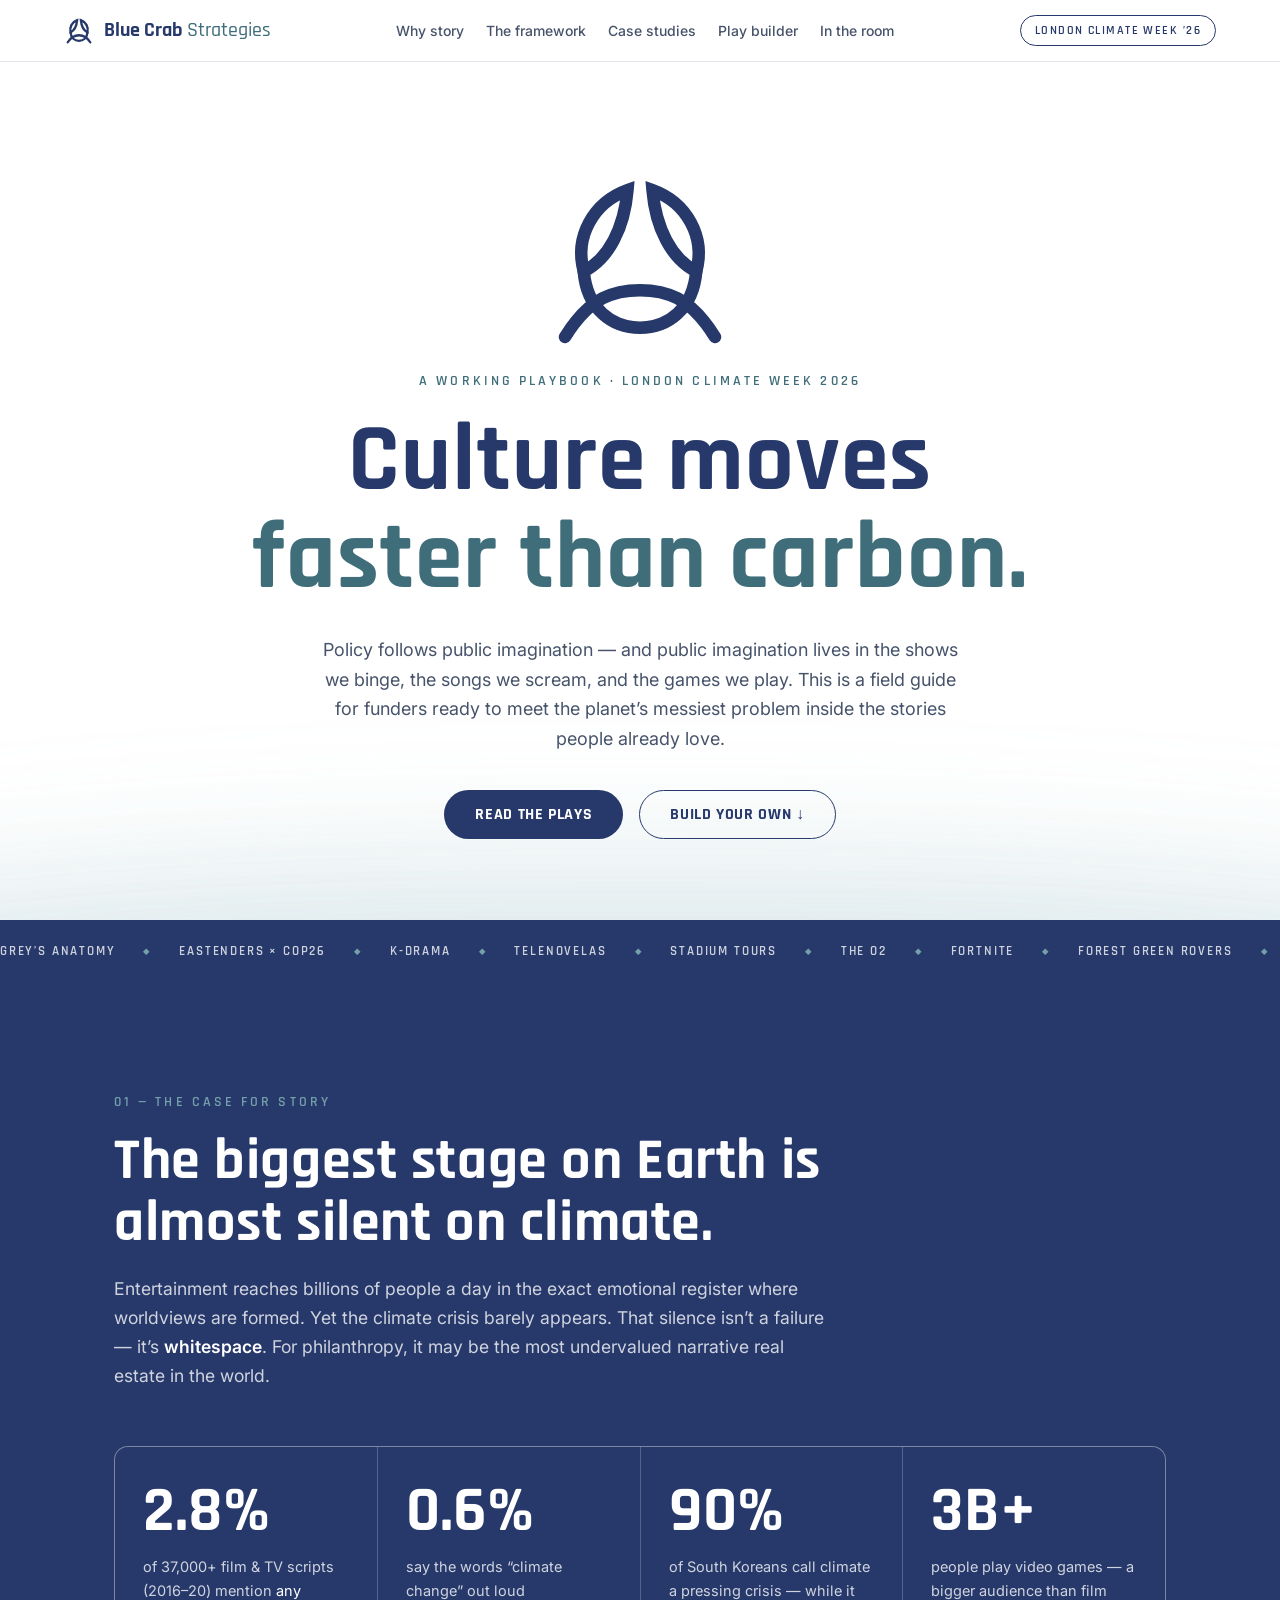
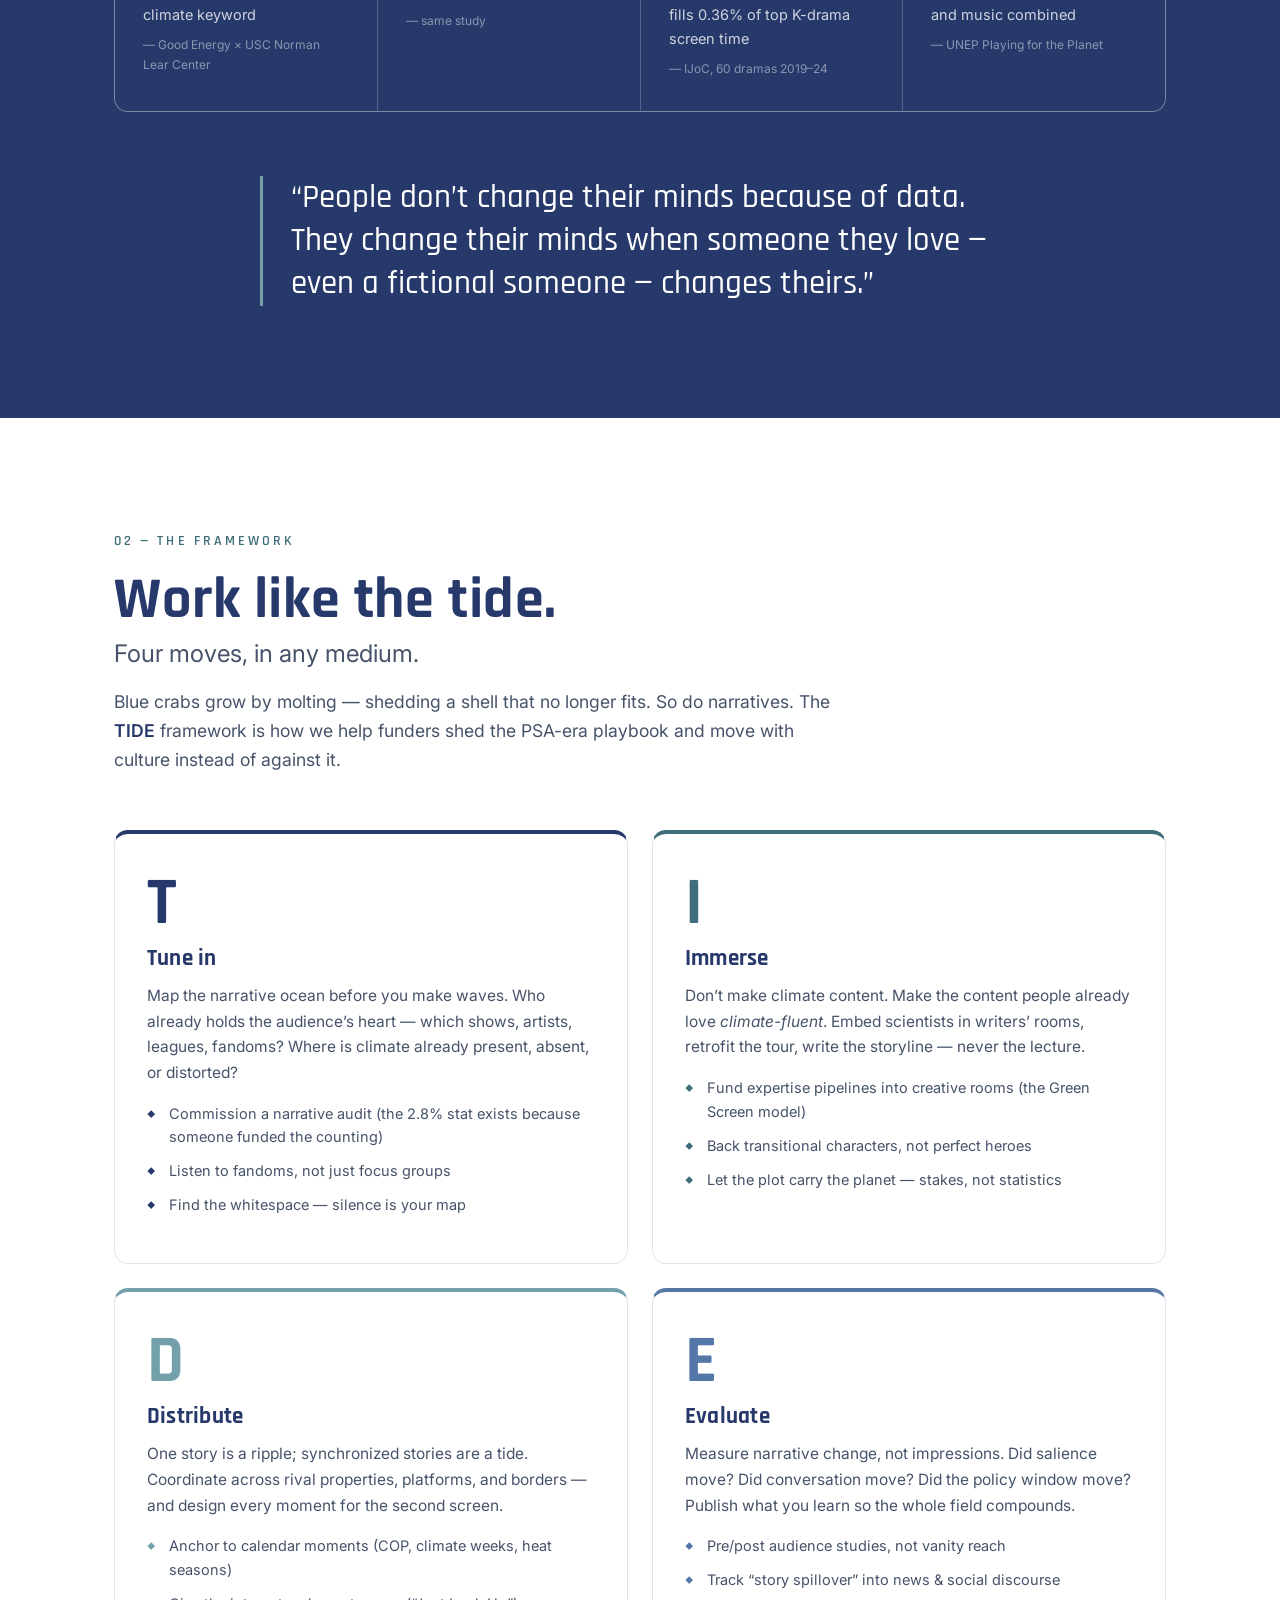
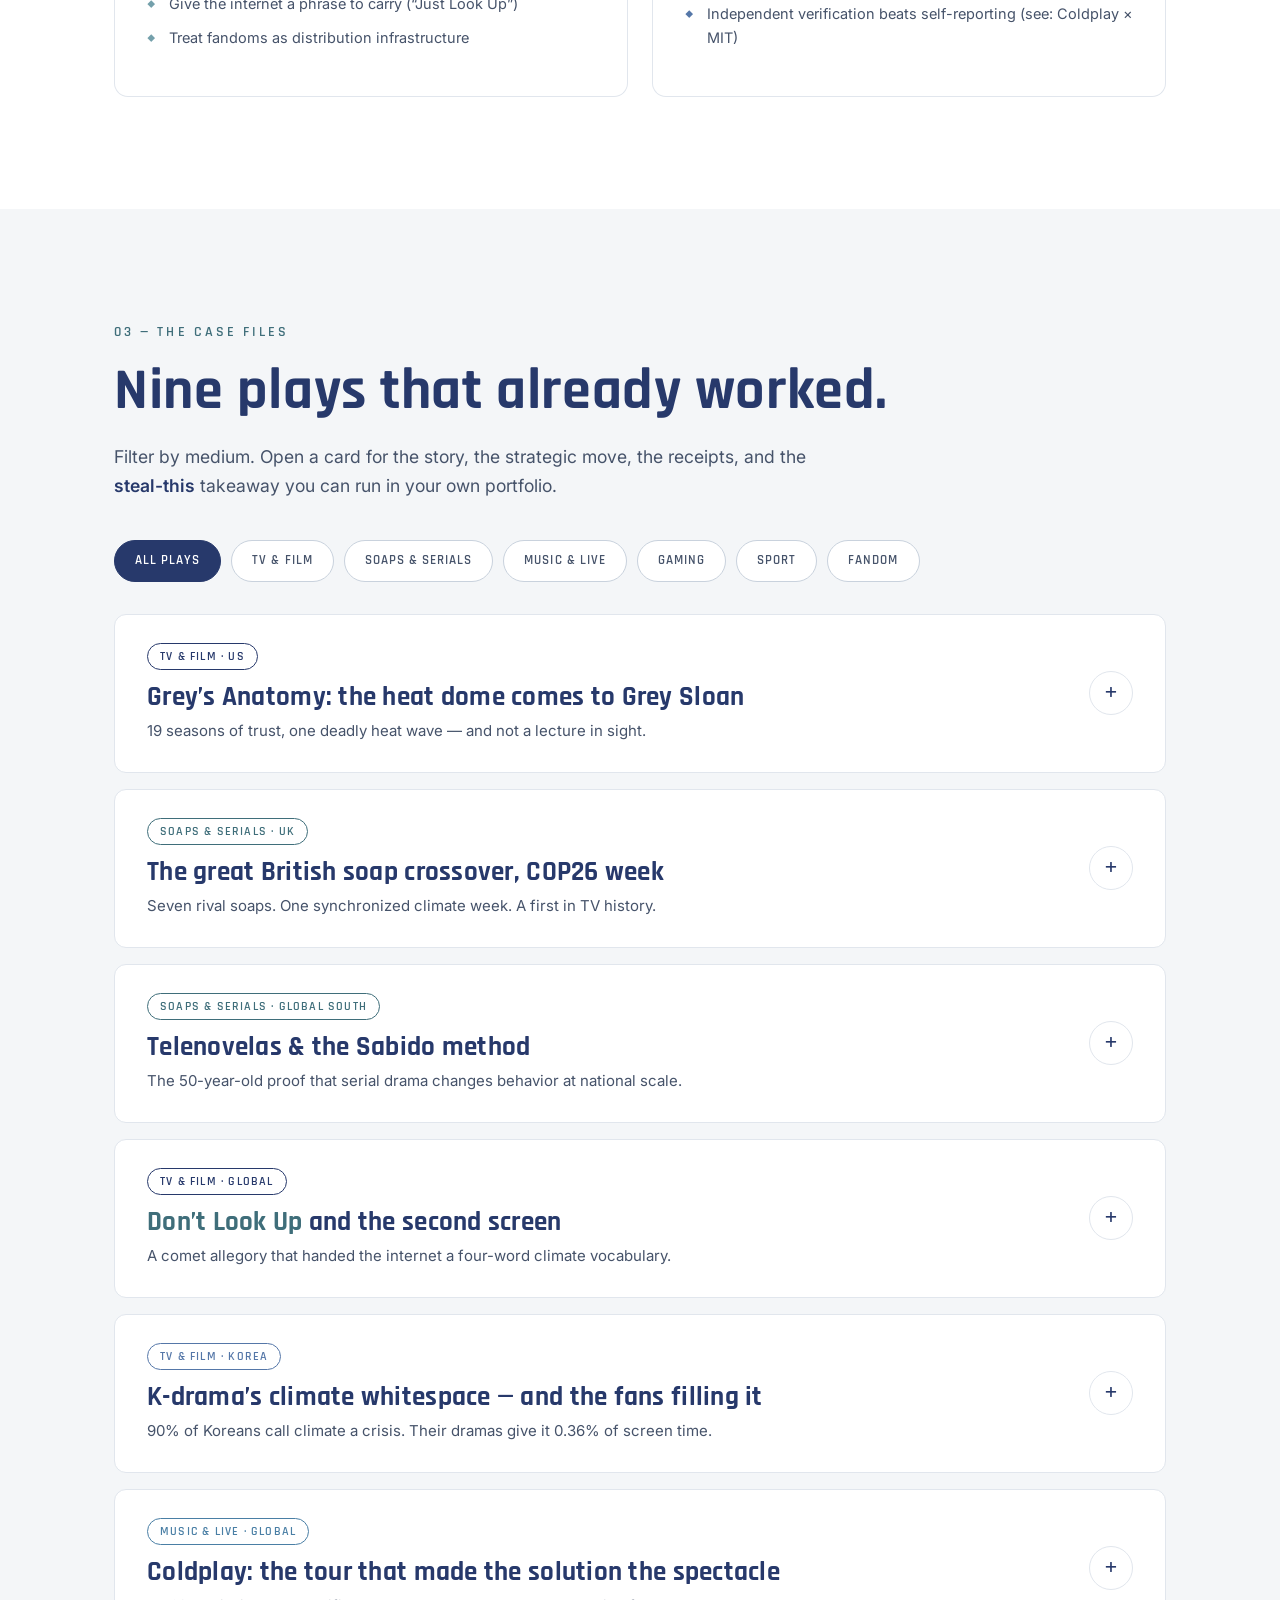
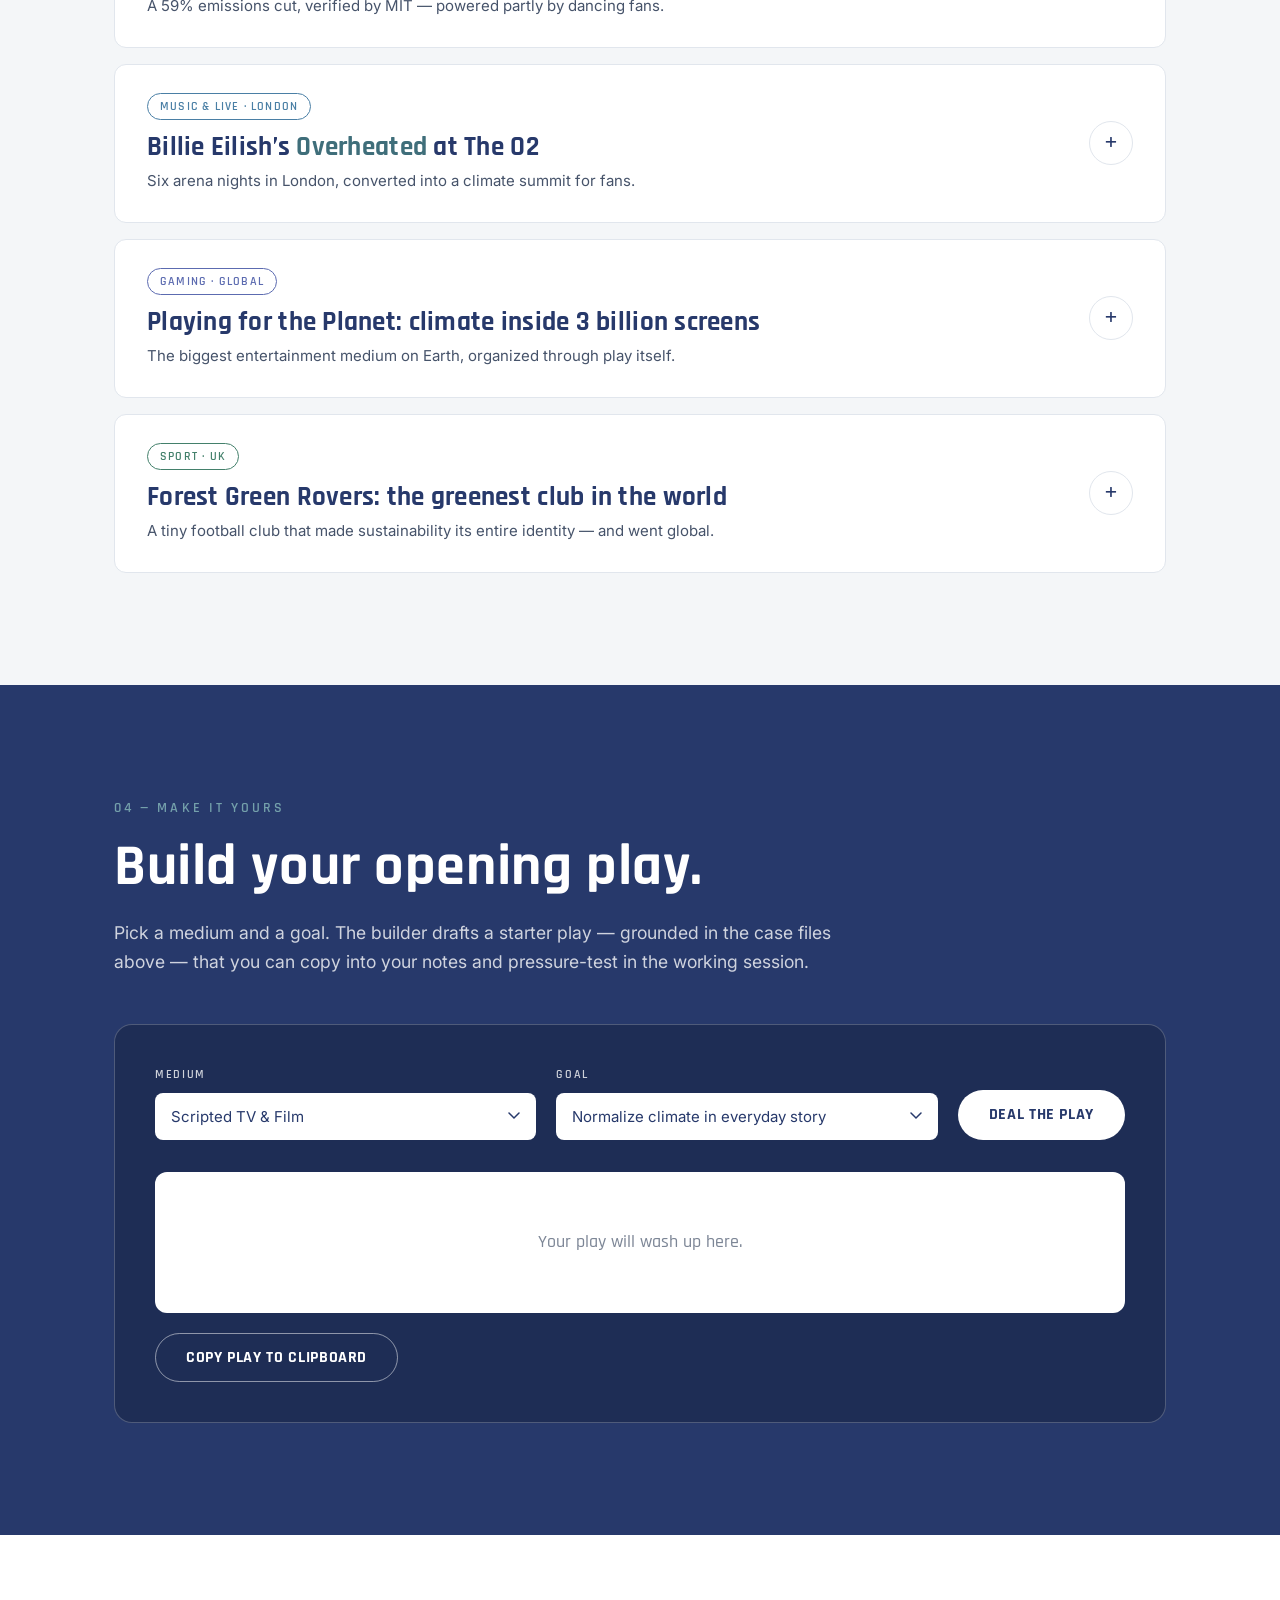
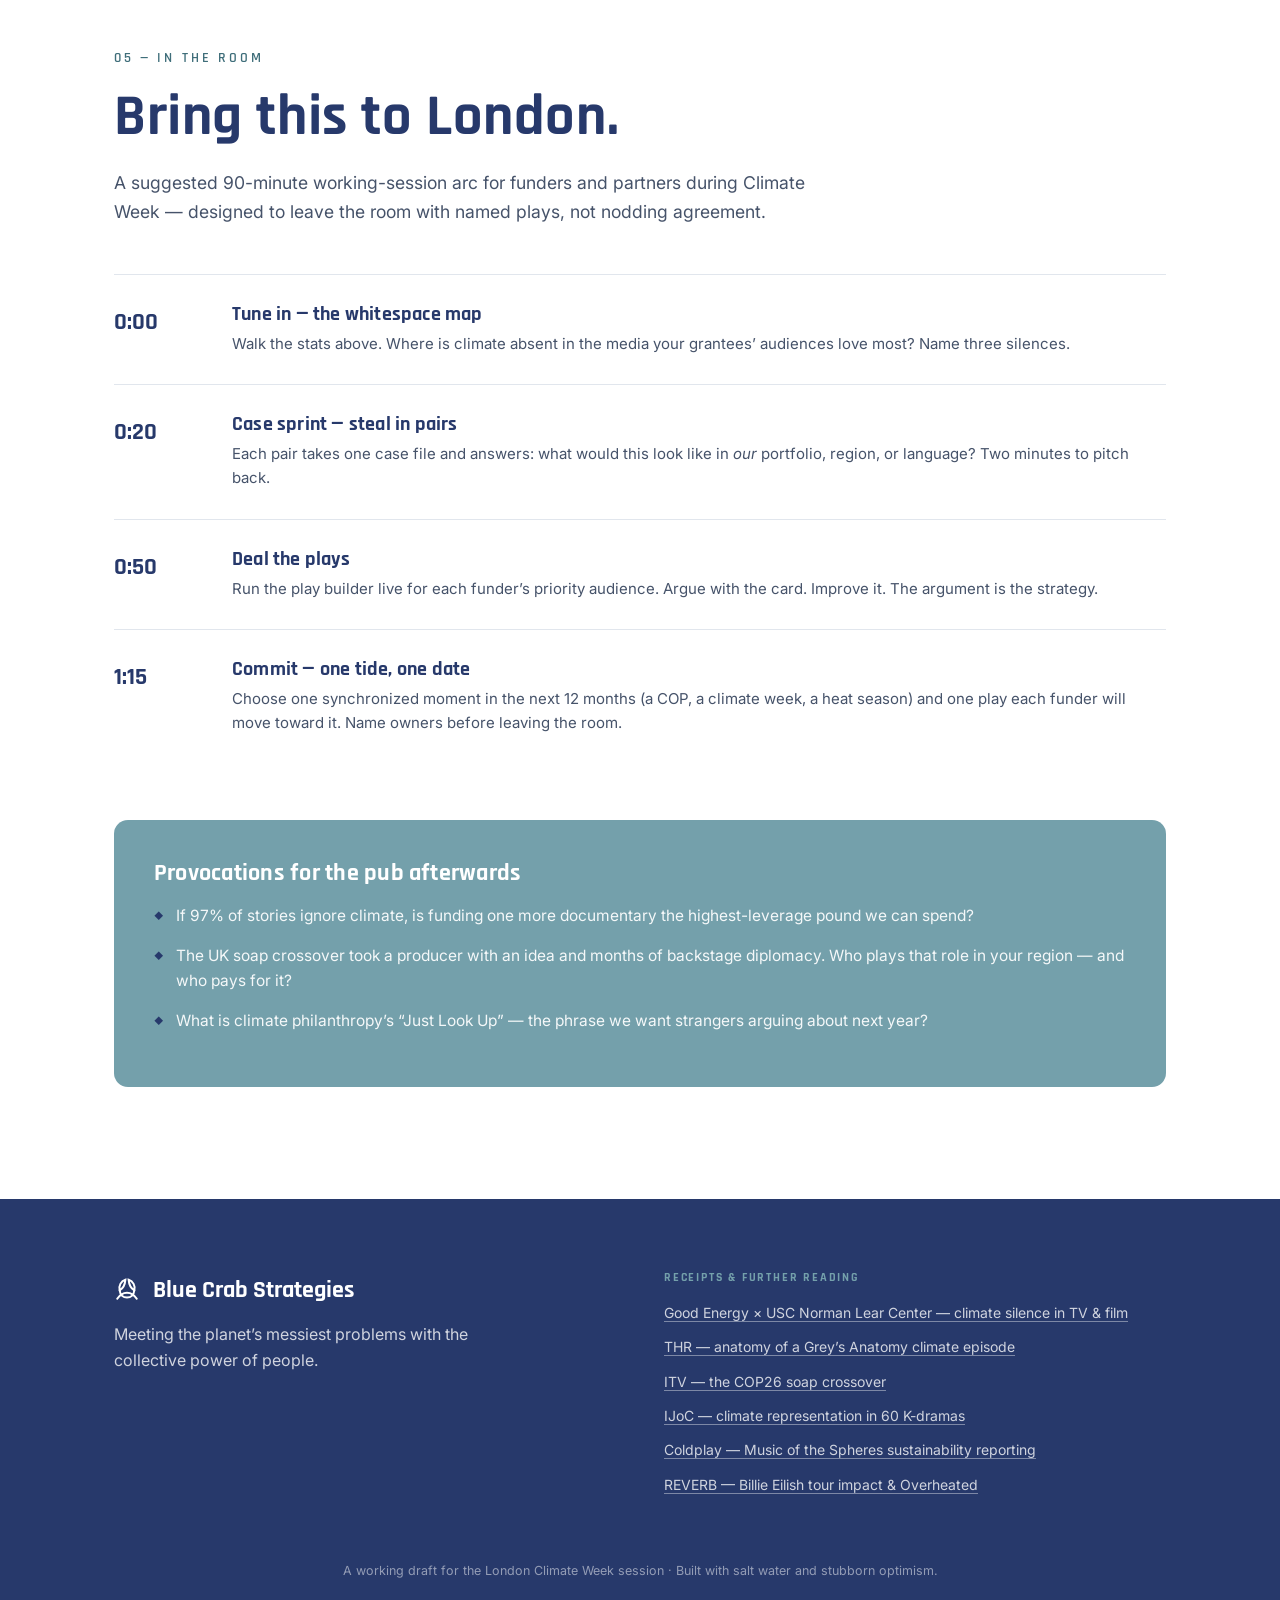
<file: index.html>
<!DOCTYPE html>
<html lang="en">
<head>
<meta charset="UTF-8" />
<meta name="viewport" content="width=device-width, initial-scale=1.0" />
<title>The Tide Playbook — Climate Narratives Through Media &amp; Culture | Blue Crab Strategies</title>
<meta name="description" content="A working playbook for foundations and philanthropies shaping climate narratives through the media people already love. Built by Blue Crab Strategies for London Climate Week." />
<link rel="preconnect" href="https://fonts.googleapis.com" />
<link rel="preconnect" href="https://fonts.gstatic.com" crossorigin />
<link href="https://fonts.googleapis.com/css2?family=Rajdhani:wght@500;600;700&family=Inter:ital,wght@0,400;0,500;0,600;0,700;1,400&display=swap" rel="stylesheet" />
<link rel="stylesheet" href="css/styles.css" />
<link rel="icon" href="data:image/svg+xml,%3Csvg xmlns='http://www.w3.org/2000/svg' viewBox='0 0 64 64' fill='none' stroke='%2327396B' stroke-width='5' stroke-linecap='round'%3E%3Cpath d='M28 9C17 13 11 24 14 35C22 31 27 21 28 9Z'/%3E%3Cpath d='M36 9C47 13 53 24 50 35C42 31 37 21 36 9Z'/%3E%3Cpath d='M14 35C15 47 23 53 32 53C41 53 49 47 50 35'/%3E%3Cpath d='M8 56C16 43 24 41 32 41C40 41 48 43 56 56'/%3E%3C/svg%3E" />
</head>
<body>

<!-- ============ NAV ============ -->
<header class="nav" id="top">
  <div class="nav-inner">
    <a class="brand" href="#top">
      <span class="brand-mark" aria-hidden="true"><svg viewBox="0 0 64 64" fill="none" stroke="currentColor" stroke-width="5" stroke-linecap="round"><path d="M28 9C17 13 11 24 14 35C22 31 27 21 28 9Z"/><path d="M36 9C47 13 53 24 50 35C42 31 37 21 36 9Z"/><path d="M14 35C15 47 23 53 32 53C41 53 49 47 50 35"/><path d="M8 56C16 43 24 41 32 41C40 41 48 43 56 56"/></svg></span>
      <span class="brand-name">Blue Crab <em>Strategies</em></span>
    </a>
    <nav class="nav-links" aria-label="Primary">
      <a href="#why">Why story</a>
      <a href="#tide">The framework</a>
      <a href="#cases">Case studies</a>
      <a href="#builder">Play builder</a>
      <a href="#session">In the room</a>
    </nav>
    <span class="nav-badge">London Climate Week ’26</span>
  </div>
</header>

<!-- ============ HERO ============ -->
<section class="hero">
  <div class="hero-waves" aria-hidden="true">
    <div class="wave wave-1"></div>
    <div class="wave wave-2"></div>
    <div class="wave wave-3"></div>
  </div>
  <div class="hero-inner">
    <div class="hero-mark reveal" aria-hidden="true"><svg viewBox="0 0 64 64" fill="none" stroke="currentColor" stroke-width="4" stroke-linecap="round"><path d="M28 9C17 13 11 24 14 35C22 31 27 21 28 9Z"/><path d="M36 9C47 13 53 24 50 35C42 31 37 21 36 9Z"/><path d="M14 35C15 47 23 53 32 53C41 53 49 47 50 35"/><path d="M8 56C16 43 24 41 32 41C40 41 48 43 56 56"/></svg></div>
    <p class="kicker reveal">A working playbook · London Climate Week 2026</p>
    <h1 class="reveal">Culture moves<br /><em>faster than carbon.</em></h1>
    <p class="hero-sub reveal">
      Policy follows public imagination — and public imagination lives in the shows we binge,
      the songs we scream, and the games we play. This is a field guide for funders ready to
      meet the planet&rsquo;s messiest problem inside the stories people already love.
    </p>
    <div class="hero-cta reveal">
      <a class="btn btn-coral" href="#cases">Read the plays</a>
      <a class="btn btn-ghost" href="#builder">Build your own ↓</a>
    </div>
  </div>
  <div class="marquee" aria-hidden="true">
    <div class="marquee-track">
      <span>Grey&rsquo;s Anatomy</span><span>◆</span><span>EastEnders × COP26</span><span>◆</span><span>K-drama</span><span>◆</span><span>Telenovelas</span><span>◆</span><span>Stadium tours</span><span>◆</span><span>The O2</span><span>◆</span><span>Fortnite</span><span>◆</span><span>Forest Green Rovers</span><span>◆</span><span>Fandom</span><span>◆</span>
      <span>Grey&rsquo;s Anatomy</span><span>◆</span><span>EastEnders × COP26</span><span>◆</span><span>K-drama</span><span>◆</span><span>Telenovelas</span><span>◆</span><span>Stadium tours</span><span>◆</span><span>The O2</span><span>◆</span><span>Fortnite</span><span>◆</span><span>Forest Green Rovers</span><span>◆</span><span>Fandom</span><span>◆</span>
    </div>
  </div>
</section>

<!-- ============ WHY ============ -->
<section class="why" id="why">
  <div class="container">
    <p class="section-kicker reveal">01 — The case for story</p>
    <h2 class="reveal">The biggest stage on Earth is<br />almost silent on climate.</h2>
    <p class="section-lede reveal">
      Entertainment reaches billions of people a day in the exact emotional register where
      worldviews are formed. Yet the climate crisis barely appears. That silence isn&rsquo;t a
      failure — it&rsquo;s <strong>whitespace</strong>. For philanthropy, it may be the most
      undervalued narrative real estate in the world.
    </p>
    <div class="stat-grid">
      <div class="stat reveal">
        <span class="stat-num" data-count="2.8" data-suffix="%">0%</span>
        <p>of 37,000+ film &amp; TV scripts (2016–20) mention <em>any</em> climate keyword <span class="src">— Good Energy × USC Norman Lear Center</span></p>
      </div>
      <div class="stat reveal">
        <span class="stat-num" data-count="0.6" data-suffix="%">0%</span>
        <p>say the words &ldquo;climate change&rdquo; out loud <span class="src">— same study</span></p>
      </div>
      <div class="stat reveal">
        <span class="stat-num" data-count="90" data-suffix="%">0%</span>
        <p>of South Koreans call climate a pressing crisis — while it fills 0.36% of top K-drama screen time <span class="src">— IJoC, 60 dramas 2019–24</span></p>
      </div>
      <div class="stat reveal">
        <span class="stat-num" data-count="3" data-suffix="B+">0</span>
        <p>people play video games — a bigger audience than film and music combined <span class="src">— UNEP Playing for the Planet</span></p>
      </div>
    </div>
    <blockquote class="pull reveal">
      &ldquo;People don&rsquo;t change their minds because of data.
      They change their minds when someone they love — even a fictional someone — changes theirs.&rdquo;
    </blockquote>
  </div>
</section>

<!-- ============ FRAMEWORK ============ -->
<section class="tide" id="tide">
  <div class="container">
    <p class="section-kicker reveal">02 — The framework</p>
    <h2 class="reveal">Work like the tide.<span class="tide-sub">Four moves, in any medium.</span></h2>
    <p class="section-lede reveal">
      Blue crabs grow by molting — shedding a shell that no longer fits. So do narratives.
      The <strong>TIDE</strong> framework is how we help funders shed the PSA-era playbook
      and move with culture instead of against it.
    </p>
    <div class="tide-grid">
      <article class="tide-card reveal" style="--accent:#27396B">
        <span class="tide-letter">T</span>
        <h3>Tune in</h3>
        <p>Map the narrative ocean before you make waves. Who already holds the audience&rsquo;s heart — which shows, artists, leagues, fandoms? Where is climate already present, absent, or distorted?</p>
        <ul>
          <li>Commission a narrative audit (the 2.8% stat exists because someone funded the counting)</li>
          <li>Listen to fandoms, not just focus groups</li>
          <li>Find the whitespace — silence is your map</li>
        </ul>
      </article>
      <article class="tide-card reveal" style="--accent:#3F6E7A">
        <span class="tide-letter">I</span>
        <h3>Immerse</h3>
        <p>Don&rsquo;t make climate content. Make the content people already love <em>climate-fluent</em>. Embed scientists in writers&rsquo; rooms, retrofit the tour, write the storyline — never the lecture.</p>
        <ul>
          <li>Fund expertise pipelines into creative rooms (the Green Screen model)</li>
          <li>Back transitional characters, not perfect heroes</li>
          <li>Let the plot carry the planet — stakes, not statistics</li>
        </ul>
      </article>
      <article class="tide-card reveal" style="--accent:#74A0AB">
        <span class="tide-letter">D</span>
        <h3>Distribute</h3>
        <p>One story is a ripple; synchronized stories are a tide. Coordinate across rival properties, platforms, and borders — and design every moment for the second screen.</p>
        <ul>
          <li>Anchor to calendar moments (COP, climate weeks, heat seasons)</li>
          <li>Give the internet a phrase to carry (&ldquo;Just Look Up&rdquo;)</li>
          <li>Treat fandoms as distribution infrastructure</li>
        </ul>
      </article>
      <article class="tide-card reveal" style="--accent:#5577A8">
        <span class="tide-letter">E</span>
        <h3>Evaluate</h3>
        <p>Measure narrative change, not impressions. Did salience move? Did conversation move? Did the policy window move? Publish what you learn so the whole field compounds.</p>
        <ul>
          <li>Pre/post audience studies, not vanity reach</li>
          <li>Track &ldquo;story spillover&rdquo; into news &amp; social discourse</li>
          <li>Independent verification beats self-reporting (see: Coldplay × MIT)</li>
        </ul>
      </article>
    </div>
  </div>
</section>

<!-- ============ CASE STUDIES ============ -->
<section class="cases" id="cases">
  <div class="container">
    <p class="section-kicker reveal">03 — The case files</p>
    <h2 class="reveal">Nine plays that already worked.</h2>
    <p class="section-lede reveal">
      Filter by medium. Open a card for the story, the strategic move, the receipts,
      and the <strong>steal-this</strong> takeaway you can run in your own portfolio.
    </p>
    <div class="filters reveal" role="toolbar" aria-label="Filter case studies">
      <button class="chip is-active" data-filter="all">All plays</button>
      <button class="chip" data-filter="tv">TV &amp; Film</button>
      <button class="chip" data-filter="serial">Soaps &amp; Serials</button>
      <button class="chip" data-filter="music">Music &amp; Live</button>
      <button class="chip" data-filter="gaming">Gaming</button>
      <button class="chip" data-filter="sport">Sport</button>
      <button class="chip" data-filter="fandom">Fandom</button>
    </div>

    <div class="case-grid">

      <details class="case reveal" data-cat="tv">
        <summary>
          <span class="case-tag" style="--tag:#27396B">TV &amp; Film · US</span>
          <h3>Grey&rsquo;s Anatomy: the heat dome comes to Grey Sloan</h3>
          <p class="case-hook">19 seasons of trust, one deadly heat wave — and not a lecture in sight.</p>
          <span class="case-toggle" aria-hidden="true">+</span>
        </summary>
        <div class="case-body">
          <h4>The story</h4>
          <p>For its Season 21 midseason finale, TV&rsquo;s longest-running primetime medical drama hit Seattle with a deadly heat dome modeled on the real 2021 Pacific Northwest event. Climate arrived not as an &ldquo;issue episode&rdquo; but as triage: overheating patients, strained infrastructure, doctors improvising.</p>
          <h4>The move</h4>
          <p><strong>Embed expertise, not messaging.</strong> Green Screen (co-founded by the CAA Foundation) connected the writers&rsquo; room with climate-health experts so the science was load-bearing, never bolted on. The showrunner has said hospitals are so affected by climate that the show will &ldquo;always continue to revisit&rdquo; it.</p>
          <h4>The receipts</h4>
          <p>Major press coverage, strong audience response, and a recurring climate thread inside one of the most-watched dramas on Earth — institutionalized, not one-off.</p>
          <div class="steal"><span>Steal this</span> Fund the connective tissue — expert-to-writers&rsquo;-room pipelines — rather than commissioning &ldquo;climate shows.&rdquo; Trust travels through characters audiences already love.</div>
        </div>
      </details>

      <details class="case reveal" data-cat="serial">
        <summary>
          <span class="case-tag" style="--tag:#3F6E7A">Soaps &amp; Serials · UK</span>
          <h3>The great British soap crossover, COP26 week</h3>
          <p class="case-hook">Seven rival soaps. One synchronized climate week. A first in TV history.</p>
          <span class="case-toggle" aria-hidden="true">+</span>
        </summary>
        <div class="case-body">
          <h4>The story</h4>
          <p>The week COP26 opened in Glasgow (Nov 2021), <em>EastEnders, Coronation Street, Emmerdale, Hollyoaks, Casualty, Doctors</em> and <em>Holby City</em> all wove climate into their storylines — and crossed characters between rival shows for the first time ever. A Hollyoaks figure turned up in Walford; a <em>Doctors</em> character appeared on the Corrie cobbles.</p>
          <h4>The move</h4>
          <p><strong>Synchronize the tide.</strong> Months of quiet coordination between competing editorial teams (sparked by Emmerdale&rsquo;s executive producer, Jane Hudson) turned seven separate ripples into a single national moment, anchored to a policy event.</p>
          <h4>The receipts</h4>
          <p>Climate reached tens of millions of British living rooms in a single week, in the country&rsquo;s most trusted everyday-story format — timed exactly to the global policy spotlight.</p>
          <div class="steal"><span>Steal this</span> Philanthropy is the natural neutral convener of rivals. Fund the backstage coordination no single broadcaster can lead — and anchor it to a calendar moment like this very climate week.</div>
        </div>
      </details>

      <details class="case reveal" data-cat="serial">
        <summary>
          <span class="case-tag" style="--tag:#3F6E7A">Soaps &amp; Serials · Global South</span>
          <h3>Telenovelas &amp; the Sabido method</h3>
          <p class="case-hook">The 50-year-old proof that serial drama changes behavior at national scale.</p>
          <span class="case-toggle" aria-hidden="true">+</span>
        </summary>
        <div class="case-body">
          <h4>The story</h4>
          <p>In 1970s Mexico, producer Miguel Sabido engineered telenovelas around &ldquo;transitional characters&rdquo; — flawed people who wrestle their way toward change on screen. Audiences didn&rsquo;t just watch; they followed. The method drove measurable national shifts in behavior and has since been adapted by organizations like Population Media Center across dozens of countries for health and environmental serials on TV and radio.</p>
          <h4>The move</h4>
          <p><strong>Long-arc transformation beats the PSA.</strong> Audiences reject perfect heroes and tune out lectures. They lean in when a character they recognize — stubborn, conflicted, theirs — slowly changes.</p>
          <h4>The receipts</h4>
          <p>Five decades of evaluated, replicated behavior change across continents — the most evidence-backed entertainment-for-impact methodology in existence.</p>
          <div class="steal"><span>Steal this</span> When designing any climate storyline, fund the <em>transitional character</em>: the skeptic-becoming-advocate, not the activist who arrived finished. And budget for evaluation from day one — Sabido did.</div>
        </div>
      </details>

      <details class="case reveal" data-cat="tv fandom">
        <summary>
          <span class="case-tag" style="--tag:#27396B">TV &amp; Film · Global</span>
          <h3><em>Don&rsquo;t Look Up</em> and the second screen</h3>
          <p class="case-hook">A comet allegory that handed the internet a four-word climate vocabulary.</p>
          <span class="case-toggle" aria-hidden="true">+</span>
        </summary>
        <div class="case-body">
          <h4>The story</h4>
          <p>Adam McKay&rsquo;s satire never says &ldquo;decarbonize.&rdquo; It made denial, distraction, and media absurdity the villain — and became one of Netflix&rsquo;s most-watched films ever, with climate scientists publicly saying it captured exactly how being unheard feels.</p>
          <h4>The move</h4>
          <p><strong>Design for the conversation, not just the screen.</strong> &ldquo;Just Look Up&rdquo; became instant activist shorthand — a meme, a protest sign, a hashtag. The film&rsquo;s real distribution channel was the argument it started.</p>
          <h4>The receipts</h4>
          <p>A record-scale global discourse moment: op-eds, scientist explainers, and weeks of social conversation that mainstream climate coverage rarely achieves.</p>
          <div class="steal"><span>Steal this</span> Every funded story needs a <em>portable phrase</em> — the line that survives the screen and lives in the feed. Budget for the discourse layer (creators, explainers, partner amplification) before launch, not after.</div>
        </div>
      </details>

      <details class="case reveal" data-cat="tv fandom">
        <summary>
          <span class="case-tag" style="--tag:#5577A8">TV &amp; Film · Korea</span>
          <h3>K-drama&rsquo;s climate whitespace — and the fans filling it</h3>
          <p class="case-hook">90% of Koreans call climate a crisis. Their dramas give it 0.36% of screen time.</p>
          <span class="case-toggle" aria-hidden="true">+</span>
        </summary>
        <div class="case-body">
          <h4>The story</h4>
          <p>A study of 60 globally popular K-dramas (2019–24) found climate content in just 4 of 1,135 viewing hours — mostly recycling scenes, usually resolved in a single episode (<em>Forecasting Love and Weather</em> is a rare exception). Meanwhile the fandom moved first: Kpop4Planet mobilized K-pop fans worldwide to push streaming platforms and brands on climate, and K-pop idols carried climate messages to COP26.</p>
          <h4>The move</h4>
          <p><strong>Measure the silence, then fund both sides of it.</strong> The gap between audience concern (≈90%) and on-screen presence (0.36%) is a quantified opportunity — and the fandom is already organized infrastructure waiting for partners.</p>
          <h4>The receipts</h4>
          <p>Kpop4Planet campaigns have won concrete commitments from major platforms and companies — fan power converted to corporate policy, with the Hallyu wave as the delivery vehicle.</p>
          <div class="steal"><span>Steal this</span> Don&rsquo;t wait for the studios. Fund the audit that makes the whitespace undeniable, then back fandom-led campaigns as a parallel narrative channel with global reach.</div>
        </div>
      </details>

      <details class="case reveal" data-cat="music">
        <summary>
          <span class="case-tag" style="--tag:#4A7FA5">Music &amp; Live · Global</span>
          <h3>Coldplay: the tour that made the solution the spectacle</h3>
          <p class="case-hook">A 59% emissions cut, verified by MIT — powered partly by dancing fans.</p>
          <span class="case-toggle" aria-hidden="true">+</span>
        </summary>
        <div class="case-body">
          <h4>The story</h4>
          <p>Coldplay pledged to cut the Music of the Spheres tour&rsquo;s direct emissions by 50% versus their previous tour — then beat it, hitting 59%, with the numbers verified by MIT&rsquo;s Environmental Solutions Initiative and no offsets counted. Kinetic dance floors and power bikes let the crowd literally generate the encore; every ticket plants a tree (7M+ planted).</p>
          <h4>The move</h4>
          <p><strong>Turn infrastructure into narrative.</strong> The audience isn&rsquo;t told about clean energy — they <em>are</em> the clean energy. The story is embodied, communal, and joyful, then independently verified so it survives scrutiny.</p>
          <h4>The receipts</h4>
          <p>The tour&rsquo;s published, third-party-checked emissions reporting reset expectations for the entire live-events industry and generated years of earned media.</p>
          <div class="steal"><span>Steal this</span> Fund the verification layer. Independent measurement is what turned a band&rsquo;s green tour into an industry-shifting proof point — and it&rsquo;s exactly the kind of unglamorous cost philanthropy is built to cover.</div>
        </div>
      </details>

      <details class="case reveal" data-cat="music">
        <summary>
          <span class="case-tag" style="--tag:#4A7FA5">Music &amp; Live · London</span>
          <h3>Billie Eilish&rsquo;s <em>Overheated</em> at The O2</h3>
          <p class="case-hook">Six arena nights in London, converted into a climate summit for fans.</p>
          <span class="case-toggle" aria-hidden="true">+</span>
        </summary>
        <div class="case-body">
          <h4>The story</h4>
          <p>In June 2022, during her six-night O2 residency, Billie Eilish — with REVERB, Support+Feed and the venue — staged <em>Overheated</em>: a multi-day climate event mixing activists, designers, and industry leaders, open to the public, with plant-based catering across the arena. The model has since traveled to Atlanta and Berlin.</p>
          <h4>The move</h4>
          <p><strong>Convert tour stops into civic moments.</strong> The artist acts as convener: tens of thousands of young fans arrive for the music and leave inside a climate community, in their own city.</p>
          <h4>The receipts</h4>
          <p>A replicable city-by-city format; Eilish&rsquo;s broader touring practice (renewables, plant-based, no private flights) earned TIME100 Climate recognition and keeps climate in her global fan conversation.</p>
          <div class="steal"><span>Steal this</span> Map the next 12 months of major tours through your priority cities and fund the civic wrapper — local activists on the bill, plant-based catering, voter/action booths. The audience is already coming.</div>
        </div>
      </details>

      <details class="case reveal" data-cat="gaming">
        <summary>
          <span class="case-tag" style="--tag:#5C6BB0">Gaming · Global</span>
          <h3>Playing for the Planet: climate inside 3 billion screens</h3>
          <p class="case-hook">The biggest entertainment medium on Earth, organized through play itself.</p>
          <span class="case-toggle" aria-hidden="true">+</span>
        </summary>
        <div class="case-body">
          <h4>The story</h4>
          <p>The UN-facilitated Playing for the Planet Alliance has enlisted major studios to put climate into gameplay — annual Green Game Jams have reached hundreds of millions of players with in-game forests, restoration mechanics, and real-world tree-planting tie-ins, across titles from mobile puzzles to global franchises.</p>
          <h4>The move</h4>
          <p><strong>Stakes in the mechanics, not the cutscene.</strong> Games persuade through agency: players protect what they build. A planted in-game forest a player tends beats any loading-screen message.</p>
          <h4>The receipts</h4>
          <p>Hundreds of millions of player activations per jam, studio decarbonization commitments, and a standing industry alliance — at audience scale film and TV cannot match.</p>
          <div class="steal"><span>Steal this</span> Gaming is the most underfunded narrative channel relative to its reach. Fund game-jam prizes, climate design toolkits for studios, and player-action bridges (in-game act → real-world act).</div>
        </div>
      </details>

      <details class="case reveal" data-cat="sport">
        <summary>
          <span class="case-tag" style="--tag:#43806B">Sport · UK</span>
          <h3>Forest Green Rovers: the greenest club in the world</h3>
          <p class="case-hook">A tiny football club that made sustainability its entire identity — and went global.</p>
          <span class="case-toggle" aria-hidden="true">+</span>
        </summary>
        <div class="case-body">
          <h4>The story</h4>
          <p>A small Gloucestershire club became the world&rsquo;s first UN-certified carbon-neutral football club: fully vegan matchday food, an organic pitch, renewable energy, kits made from recycled and plant-based materials. Punching absurdly above its league, it draws fans and media from every continent.</p>
          <h4>The move</h4>
          <p><strong>Total identity, not sponsorship.</strong> Sustainability isn&rsquo;t a partnership slide; it&rsquo;s the club&rsquo;s story, rivalry banter included. Sport&rsquo;s tribal loyalty becomes the carrier wave.</p>
          <h4>The receipts</h4>
          <p>Global press footprint wildly disproportionate to club size, a worldwide fan community recruited through values, and a template the sports industry now studies.</p>
          <div class="steal"><span>Steal this</span> In sport, fund the <em>first mover</em> in each league or country — one fully-committed club, team, or athlete reshapes what fans expect from all the others.</div>
        </div>
      </details>

    </div>
  </div>
</section>

<!-- ============ PLAY BUILDER ============ -->
<section class="builder" id="builder">
  <div class="container">
    <p class="section-kicker reveal">04 — Make it yours</p>
    <h2 class="reveal">Build your opening play.</h2>
    <p class="section-lede reveal">
      Pick a medium and a goal. The builder drafts a starter play — grounded in the case files above —
      that you can copy into your notes and pressure-test in the working session.
    </p>
    <div class="builder-panel reveal">
      <div class="builder-controls">
        <label>
          <span>Medium</span>
          <select id="sel-platform">
            <option value="scripted">Scripted TV &amp; Film</option>
            <option value="serial">Soaps &amp; Serial Drama</option>
            <option value="music">Music &amp; Live Events</option>
            <option value="gaming">Gaming &amp; Interactive</option>
            <option value="sport">Sport &amp; Fandom</option>
            <option value="creator">Creators &amp; Social</option>
          </select>
        </label>
        <label>
          <span>Goal</span>
          <select id="sel-goal">
            <option value="normalize">Normalize climate in everyday story</option>
            <option value="mobilize">Mobilize a specific audience</option>
            <option value="window">Shift a policy window</option>
            <option value="localize">Localize a global narrative</option>
          </select>
        </label>
        <button class="btn btn-coral" id="btn-generate">Deal the play</button>
      </div>
      <article class="play-card" id="play-card" aria-live="polite">
        <p class="play-empty">Your play will wash up here.</p>
      </article>
      <div class="play-actions">
        <button class="btn btn-ghost" id="btn-copy" hidden>Copy play to clipboard</button>
      </div>
    </div>
  </div>
</section>

<!-- ============ SESSION ============ -->
<section class="session" id="session">
  <div class="container">
    <p class="section-kicker reveal">05 — In the room</p>
    <h2 class="reveal">Bring this to London.</h2>
    <p class="section-lede reveal">
      A suggested 90-minute working-session arc for funders and partners during Climate Week —
      designed to leave the room with named plays, not nodding agreement.
    </p>
    <ol class="agenda">
      <li class="reveal"><span class="agenda-time">0:00</span><div><h3>Tune in — the whitespace map</h3><p>Walk the stats above. Where is climate absent in the media your grantees&rsquo; audiences love most? Name three silences.</p></div></li>
      <li class="reveal"><span class="agenda-time">0:20</span><div><h3>Case sprint — steal in pairs</h3><p>Each pair takes one case file and answers: what would this look like in <em>our</em> portfolio, region, or language? Two minutes to pitch back.</p></div></li>
      <li class="reveal"><span class="agenda-time">0:50</span><div><h3>Deal the plays</h3><p>Run the play builder live for each funder&rsquo;s priority audience. Argue with the card. Improve it. The argument is the strategy.</p></div></li>
      <li class="reveal"><span class="agenda-time">1:15</span><div><h3>Commit — one tide, one date</h3><p>Choose one synchronized moment in the next 12 months (a COP, a climate week, a heat season) and one play each funder will move toward it. Name owners before leaving the room.</p></div></li>
    </ol>
    <div class="prompts reveal">
      <h3>Provocations for the pub afterwards</h3>
      <ul>
        <li>If 97% of stories ignore climate, is funding one more documentary the highest-leverage pound we can spend?</li>
        <li>The UK soap crossover took a producer with an idea and months of backstage diplomacy. Who plays that role in your region — and who pays for it?</li>
        <li>What is climate philanthropy&rsquo;s &ldquo;Just Look Up&rdquo; — the phrase we want strangers arguing about next year?</li>
      </ul>
    </div>
  </div>
</section>

<!-- ============ FOOTER ============ -->
<footer class="footer">
  <div class="container footer-inner">
    <div>
      <p class="footer-brand"><span class="footer-mark" aria-hidden="true"><svg viewBox="0 0 64 64" fill="none" stroke="currentColor" stroke-width="5" stroke-linecap="round"><path d="M28 9C17 13 11 24 14 35C22 31 27 21 28 9Z"/><path d="M36 9C47 13 53 24 50 35C42 31 37 21 36 9Z"/><path d="M14 35C15 47 23 53 32 53C41 53 49 47 50 35"/><path d="M8 56C16 43 24 41 32 41C40 41 48 43 56 56"/></svg></span> Blue Crab Strategies</p>
      <p class="footer-ethos">Meeting the planet&rsquo;s messiest problems with the collective power of people.</p>
    </div>
    <div class="footer-sources">
      <h4>Receipts &amp; further reading</h4>
      <ul>
        <li><a href="https://www.goodenergystories.com/playbook/research-findings-climate-silence-in-tv-and-film" target="_blank" rel="noopener">Good Energy × USC Norman Lear Center — climate silence in TV &amp; film</a></li>
        <li><a href="https://www.hollywoodreporter.com/tv/tv-features/green-screen-climate-crisis-greys-anatomy-heat-wave-1236196669/" target="_blank" rel="noopener">THR — anatomy of a Grey&rsquo;s Anatomy climate episode</a></li>
        <li><a href="https://www.itv.com/news/2021-11-01/coronation-street-and-emmerdale-stars-on-new-stories-highlighting-climate-change" target="_blank" rel="noopener">ITV — the COP26 soap crossover</a></li>
        <li><a href="https://ijoc.org/index.php/ijoc/article/view/24684" target="_blank" rel="noopener">IJoC — climate representation in 60 K-dramas</a></li>
        <li><a href="https://sustainability.coldplay.com/" target="_blank" rel="noopener">Coldplay — Music of the Spheres sustainability reporting</a></li>
        <li><a href="https://reverb.org/impact_report/happier-than-ever-world-tour-impact-report/" target="_blank" rel="noopener">REVERB — Billie Eilish tour impact &amp; Overheated</a></li>
      </ul>
    </div>
  </div>
  <p class="footer-fine">A working draft for the London Climate Week session · Built with salt water and stubborn optimism.</p>
</footer>

<script src="js/main.js"></script>
</body>
</html>
</file>
<file: css/styles.css>
/* ==========================================================================
   THE TIDE PLAYBOOK — Blue Crab Strategies
   A climate-narrative playbook for foundations · London Climate Week
   --------------------------------------------------------------------------
   Brand restyle: light, minimal, confident.
   White ground with full-bleed color-blocked sections (white → deep navy →
   slate teal). Rajdhani (squared display sans) + Inter (body/UI).
   Restrained tonal navy/teal palette. No serif, no italics in headings.
   ========================================================================== */


/* ==========================================================================
   1. DESIGN TOKENS
   ========================================================================== */

:root {
  /* Palette */
  --navy:       #27396B;                    /* primary brand navy             */
  --navy-deep:  #1E2D55;                    /* darker navy, footer/panel depth */
  --slate:      #74A0AB;                    /* muted slate teal, secondary    */
  --slate-deep: #3F6E7A;                    /* darker slate, accents on white */
  --paper:      #FFFFFF;                    /* page background                */
  --mist:       #F4F6F8;                    /* alt light section background   */
  --body:       #46536A;                    /* body text on light             */
  --line:       #E1E6ED;                    /* hairlines on light             */
  --line-dark:  rgba(255, 255, 255, 0.22);  /* hairlines on navy/slate        */
  --paper-dim:  rgba(255, 255, 255, 0.78);  /* secondary text on dark         */

  /* Type */
  --font-display: 'Rajdhani', 'Arial Narrow', sans-serif;
  --font-body: 'Inter', -apple-system, BlinkMacSystemFont, 'Segoe UI', sans-serif;
}


/* ==========================================================================
   2. RESET & BASE
   ========================================================================== */

*,
*::before,
*::after {
  box-sizing: border-box;
}

body,
h1, h2, h3, h4, h5, h6,
p, blockquote, figure,
ul, ol, dl, dd {
  margin: 0;
}

html {
  font-size: 16px;
  scroll-behavior: smooth;
  scroll-padding-top: 90px;
}

body {
  background: var(--paper);
  color: var(--body);
  font-family: var(--font-body);
  font-size: 1rem;
  line-height: 1.65;
  -webkit-font-smoothing: antialiased;
  text-rendering: optimizeLegibility;
}

img,
svg,
video {
  max-width: 100%;
  height: auto;
}

a {
  color: inherit;
}

button {
  font: inherit;
  color: inherit;
}

::selection {
  background: var(--navy);
  color: #fff;
}

:focus-visible {
  outline: 2px solid var(--navy);
  outline-offset: 3px;
}

/* Focus rings need to stay visible on navy/slate blocks */
.why :focus-visible,
.builder :focus-visible,
.footer :focus-visible,
.prompts :focus-visible,
.marquee :focus-visible {
  outline-color: var(--slate);
}


/* ==========================================================================
   3. TYPOGRAPHY
   ========================================================================== */

h1, h2, h3, h4,
.stat-num,
.agenda-time,
.play-title,
.tide-letter,
.btn,
.chip,
.nav-badge,
.kicker,
.section-kicker {
  font-family: var(--font-display);
}

h1, h2, h3, h4 {
  font-weight: 700;
  line-height: 1.12;
  letter-spacing: 0.01em;
  color: var(--navy);
}

h1 {
  font-size: clamp(3rem, 7.5vw, 6rem);
  line-height: 1.02;
}

h2 {
  font-size: clamp(2.1rem, 4.5vw, 3.6rem);
  line-height: 1.08;
}

/* Emphasis inside display headings: color, never italics (Rajdhani has none) */
h1 em,
h2 em {
  font-style: normal;
  color: var(--slate-deep);
}

strong {
  color: var(--navy);
  font-weight: 600;
}

/* Kickers — small uppercase wayfinding labels */
.kicker,
.section-kicker {
  font-size: 14px;
  font-weight: 600;
  letter-spacing: 0.22em;
  text-transform: uppercase;
  color: var(--slate-deep);
  margin-bottom: 0;
}

/* Section heading rhythm */
section h2 {
  margin-top: 16px;
}

.section-lede {
  max-width: 720px;
  color: var(--body);
  font-size: 1.1rem;
  margin-top: 20px;
}


/* ==========================================================================
   4. LAYOUT PRIMITIVES
   ========================================================================== */

.container {
  max-width: 1100px;
  margin-inline: auto;
  padding-inline: 24px;
}

.why,
.tide,
.cases,
.builder,
.session {
  padding-block: 112px;
}

@media (max-width: 760px) {
  .why,
  .tide,
  .cases,
  .builder,
  .session {
    padding-block: 76px;
  }
}


/* ==========================================================================
   5. BUTTONS
   ========================================================================== */

.btn {
  display: inline-flex;
  align-items: center;
  justify-content: center;
  gap: 8px;
  padding: 14px 30px;
  border-radius: 999px;
  border: 1px solid transparent;
  font-size: 16px;
  font-weight: 700;
  letter-spacing: 0.04em;
  text-transform: uppercase;
  line-height: 1.2;
  text-decoration: none;
  cursor: pointer;
  transition: transform 0.2s ease, background 0.2s ease,
              border-color 0.2s ease, color 0.2s ease;
}

/* Primary (class name kept for JS/HTML compatibility) */
.btn-coral {
  background: var(--navy);
  color: #fff;
}

.btn-coral:hover {
  background: var(--navy-deep);
  transform: translateY(-2px);
}

.btn-ghost {
  background: transparent;
  border: 1px solid var(--navy);
  color: var(--navy);
}

.btn-ghost:hover {
  background: rgba(39, 57, 107, 0.06);
  transform: translateY(-2px);
}

.btn:active {
  transform: translateY(0);
}

/* Buttons inside dark (navy) sections invert */
.builder .btn-coral {
  background: #fff;
  color: var(--navy);
}

.builder .btn-coral:hover {
  background: var(--mist);
}

.builder .btn-ghost {
  border-color: rgba(255, 255, 255, 0.5);
  color: #fff;
}

.builder .btn-ghost:hover {
  border-color: #fff;
  background: transparent;
}


/* ==========================================================================
   6. NAV  — white, sticky
   ========================================================================== */

.nav {
  position: sticky;
  top: 0;
  z-index: 100;
  background: rgba(255, 255, 255, 0.96);
  border-bottom: 1px solid var(--line);
}

.nav-inner {
  display: flex;
  align-items: center;
  justify-content: space-between;
  gap: 20px;
  max-width: 1200px;
  margin-inline: auto;
  padding: 14px 24px;
}

.brand {
  display: flex;
  align-items: center;
  gap: 10px;
  text-decoration: none;
  color: var(--navy);
}

.brand-mark svg {
  width: 30px;
  height: 30px;
  color: var(--navy);
  display: block;
}

.brand-name {
  font-family: var(--font-display);
  font-size: 20px;
  font-weight: 700;
  white-space: nowrap;
}

.brand-name em {
  font-style: normal;
  font-weight: 500;
  color: var(--slate-deep);
}

.nav-links {
  display: flex;
  align-items: center;
  gap: 22px;
}

.nav-links a {
  font-family: var(--font-body);
  font-size: 14px;
  font-weight: 500;
  color: var(--body);
  text-decoration: none;
  transition: color 0.2s ease;
}

.nav-links a:hover {
  color: var(--navy);
}

.nav-badge {
  display: inline-block;
  border: 1px solid var(--navy);
  border-radius: 999px;
  padding: 5px 14px;
  font-size: 12px;
  font-weight: 600;
  letter-spacing: 0.12em;
  text-transform: uppercase;
  color: var(--navy);
  white-space: nowrap;
}

@media (max-width: 900px) {
  .nav-links {
    display: none;
  }
}

@media (max-width: 640px) {
  .nav-badge {
    display: none;
  }
}


/* ==========================================================================
   7. HERO — white, centered, the line-crab mark as visual anchor
   ========================================================================== */

.hero {
  position: relative;
  min-height: 88vh;
  display: grid;
  place-items: center;
  overflow: hidden;
  text-align: center;
  background: var(--paper);
}

.hero-inner {
  position: relative;
  z-index: 2;
  max-width: 880px;
  padding: 100px 24px 140px; /* room for the marquee below */
}

.hero-mark svg {
  width: clamp(120px, 18vw, 200px);
  height: auto;
  color: var(--navy);
  display: block;
  margin-inline: auto;
  margin-bottom: 8px;
}

.hero h1 {
  margin-top: 20px;
  color: var(--navy);
}

.hero h1 em {
  font-style: normal;
  color: var(--slate-deep);
}

.hero-sub {
  max-width: 640px;
  margin-inline: auto;
  margin-top: 26px;
  color: var(--body);
  font-size: 1.125rem;
}

.hero-cta {
  display: flex;
  justify-content: center;
  flex-wrap: wrap;
  gap: 16px;
  margin-top: 36px;
}

/* --- Ambient drifting bands — barely-there slate texture on white -------- */

.hero-waves {
  position: absolute;
  inset: 0;
  z-index: 1;
  pointer-events: none;
}

.wave {
  position: absolute;
  left: -30vw;
  width: 160vw;
  height: 32vh;
  border-radius: 45%;
  filter: blur(60px);
  will-change: transform;
}

.wave-1 {
  bottom: -16vh;
  background: rgba(116, 160, 171, 0.12);
  animation: drift 18s ease-in-out infinite alternate;
}

.wave-2 {
  bottom: -22vh;
  background: rgba(116, 160, 171, 0.09);
  animation: drift 26s ease-in-out infinite alternate-reverse;
}

.wave-3 {
  bottom: -28vh;
  background: rgba(116, 160, 171, 0.06);
  animation: drift 34s ease-in-out infinite alternate;
}

@keyframes drift {
  from { transform: translateX(-6vw) rotate(-1deg); }
  to   { transform: translateX(6vw) rotate(1deg); }
}

/* --- Marquee — full-width navy strip ------------------------------------- */

.marquee {
  position: absolute;
  bottom: 0;
  left: 0;
  width: 100%;
  z-index: 3;
  overflow: hidden;
  padding-block: 16px;
  border: none;
  background: var(--navy);
}

.marquee-track {
  display: inline-flex;
  align-items: center;
  gap: 28px;
  white-space: nowrap;
  font-family: var(--font-display);
  font-size: 13px;
  font-weight: 600;
  letter-spacing: 0.14em;
  text-transform: uppercase;
  color: var(--paper-dim);
  animation: marquee 40s linear infinite;
}

.marquee-track span {
  display: inline-flex;
  align-items: center;
}

/* the ◆ separators */
.marquee-track span:nth-child(even) {
  color: var(--slate);
  font-size: 8px;
}

@keyframes marquee {
  from { transform: translateX(0); }
  to   { transform: translateX(-50%); } /* track content is duplicated in HTML */
}


/* ==========================================================================
   8. WHY (01) — NAVY color block
   ========================================================================== */

.why {
  background: var(--navy);
}

.why h2 {
  color: #fff;
}

.why .section-kicker {
  color: var(--slate);
}

.why .section-lede {
  color: var(--paper-dim);
}

.why .section-lede strong {
  color: #fff;
}

/* --- Stats: hairline grid -------------------------------------------------- */

.stat-grid {
  display: grid;
  grid-template-columns: repeat(4, 1fr);
  gap: 1px;                       /* hairline gutters...                 */
  background: var(--line-dark);   /* ...painted by the grid background   */
  border: 1px solid var(--line-dark);
  border-radius: 14px;
  overflow: hidden;
  margin-block: 56px;
}

.stat {
  background: var(--navy);
  padding: 32px 28px;
}

.stat-num {
  display: block;
  font-size: clamp(2.8rem, 5vw, 4.2rem);
  font-weight: 700;
  line-height: 1;
  color: #fff;
  margin-bottom: 12px;
  font-variant-numeric: tabular-nums;
}

.stat p {
  font-size: 14.5px;
  color: var(--paper-dim);
}

.stat em {
  font-style: normal;
  color: #fff;
}

.src {
  display: block;
  margin-top: 8px;
  font-size: 12px;
  opacity: 0.6;
}

@media (max-width: 900px) {
  .stat-grid {
    grid-template-columns: repeat(2, 1fr);
  }
}

@media (max-width: 560px) {
  .stat-grid {
    grid-template-columns: 1fr;
  }
}

/* Pull quote — Rajdhani, no italics, slate rule */
blockquote.pull {
  font-family: var(--font-display);
  font-style: normal;
  font-size: clamp(1.5rem, 2.6vw, 2.1rem);
  font-weight: 500;
  line-height: 1.3;
  max-width: 760px;
  margin: 64px auto 0;
  padding-left: 28px;
  border-left: 3px solid var(--slate);
  color: #fff;
}


/* ==========================================================================
   9. TIDE (02) — WHITE section, accent-topped cards
   ========================================================================== */

.tide {
  background: var(--paper);
}

h2 .tide-sub {
  display: block;
  font-family: var(--font-body);
  font-style: normal;
  font-size: 0.42em;
  font-weight: 400;
  color: var(--body);
  margin-top: 10px;
  letter-spacing: normal;
  text-transform: none;
}

.tide-grid {
  display: grid;
  grid-template-columns: repeat(2, 1fr);
  gap: 24px;
  margin-top: 56px;
}

/* HTML supplies --accent per card: #27396B / #3F6E7A / #74A0AB / #5577A8 */
.tide-card {
  position: relative;
  background: #fff;
  border: 1px solid var(--line);
  border-top: 4px solid var(--accent, var(--navy));
  border-radius: 14px;
  padding: 36px 32px;
  transition: border-color 0.2s ease, transform 0.2s ease;
}

.tide-card:hover {
  border-color: var(--accent, var(--navy));
  transform: translateY(-2px);
}

.tide-letter {
  display: block;
  font-weight: 700;
  font-size: 4.2rem;
  line-height: 1;
  color: var(--accent, var(--navy));
  margin-bottom: 8px;
}

.tide-card h3 {
  font-size: 1.45rem;
  color: var(--navy);
  margin-bottom: 12px;
}

.tide-card p {
  color: var(--body);
  font-size: 15.5px;
}

.tide-card ul {
  margin-top: 16px;
  padding: 0;
  list-style: none;
}

.tide-card li {
  position: relative;
  padding-left: 22px;
  margin-bottom: 10px;
  font-size: 14.5px;
  color: var(--body);
}

.tide-card li::before {
  content: '◆';
  position: absolute;
  left: 0;
  top: 6px;
  font-size: 8px;
  color: var(--accent, var(--navy));
}

@media (max-width: 820px) {
  .tide-grid {
    grid-template-columns: 1fr;
  }
}


/* ==========================================================================
   10. CASES (03) — MIST section, white accordion cards
   ========================================================================== */

.cases {
  background: var(--mist);
}

/* --- Filter chips ---------------------------------------------------------- */

.filters {
  display: flex;
  flex-wrap: wrap;
  gap: 10px;
  margin-block: 40px 32px;
}

.chip {
  padding: 9px 20px;
  border-radius: 999px;
  border: 1px solid #C9D2DD;
  background: #fff;
  color: var(--body);
  font-size: 13px;
  font-weight: 600;
  letter-spacing: 0.08em;
  text-transform: uppercase;
  cursor: pointer;
  transition: all 0.2s ease;
}

.chip:hover {
  border-color: var(--navy);
  color: var(--navy);
}

.chip.is-active {
  background: var(--navy);
  border-color: var(--navy);
  color: #fff;
}

/* --- Case accordion cards --------------------------------------------------- */

.case-grid {
  display: grid;
  grid-template-columns: 1fr;
  gap: 16px;
}

details.case {
  background: #fff;
  border: 1px solid var(--line);
  border-radius: 12px;
  overflow: hidden;
  transition: border-color 0.2s ease;
}

details.case[open] {
  border-color: var(--navy);
}

/* JS filter hook */
details.case.is-hidden {
  display: none;
}

.case summary {
  list-style: none;
  cursor: pointer;
  padding: 28px 32px;
  display: grid;
  grid-template-columns: 1fr auto;
  grid-template-areas:
    "tag   toggle"
    "title toggle"
    "hook  toggle";
  column-gap: 24px;
  align-items: center;
}

.case summary::-webkit-details-marker {
  display: none;
}

/* HTML supplies tonal --tag colors per card */
.case-tag {
  grid-area: tag;
  justify-self: start;
  font-family: var(--font-display);
  font-size: 12px;
  font-weight: 600;
  letter-spacing: 0.1em;
  text-transform: uppercase;
  color: var(--tag, var(--navy));
  border: 1px solid var(--tag, var(--navy));
  padding: 3px 12px;
  border-radius: 999px;
  margin-bottom: 12px;
}

.case h3 {
  grid-area: title;
  font-size: clamp(1.3rem, 2.4vw, 1.7rem);
  color: var(--navy);
}

.case h3 em {
  font-style: normal;
  color: var(--slate-deep);
}

.case-hook {
  grid-area: hook;
  color: var(--body);
  font-size: 15px;
  margin-top: 6px;
}

.case-toggle {
  grid-area: toggle;
  display: grid;
  place-items: center;
  width: 44px;
  height: 44px;
  border: 1px solid var(--line);
  border-radius: 50%;
  font-family: var(--font-display);
  font-size: 26px;
  font-weight: 500;
  line-height: 1;
  color: var(--navy);
  transition: transform 0.25s ease;
}

details[open] .case-toggle {
  transform: rotate(45deg);
}

/* --- Expanded body ----------------------------------------------------------- */

.case-body {
  padding: 0 32px 32px;
  max-width: 760px;
}

.case-body h4 {
  font-family: var(--font-display);
  font-size: 13px;
  font-weight: 700;
  letter-spacing: 0.14em;
  text-transform: uppercase;
  color: var(--slate-deep);
  margin: 22px 0 8px;
}

.case-body p {
  color: var(--body);
  font-size: 15.5px;
}

.case-body strong {
  color: var(--navy);
}

.steal {
  margin-top: 26px;
  background: rgba(116, 160, 171, 0.12);
  border: 1px dashed var(--slate-deep);
  border-radius: 10px;
  padding: 18px 22px;
  font-size: 15px;
  color: #2E3A52;
}

.steal span {
  display: inline-block;
  background: var(--navy);
  color: #fff;
  font-family: var(--font-display);
  font-size: 11px;
  font-weight: 700;
  letter-spacing: 0.1em;
  text-transform: uppercase;
  border-radius: 4px;
  padding: 3px 9px;
  margin-right: 10px;
  transform: translateY(-1px);
}

@media (max-width: 560px) {
  .case summary {
    padding: 22px 20px;
    column-gap: 14px;
  }

  .case-body {
    padding: 0 20px 24px;
  }

  .case-toggle {
    width: 36px;
    height: 36px;
    font-size: 22px;
  }
}


/* ==========================================================================
   11. PLAY BUILDER (04) — NAVY color block
   ========================================================================== */

.builder {
  background: var(--navy);
}

.builder h2 {
  color: #fff;
}

.builder .section-kicker {
  color: var(--slate);
}

.builder .section-lede {
  color: var(--paper-dim);
}

.builder .section-lede strong {
  color: #fff;
}

.builder-panel {
  background: var(--navy-deep);
  border: 1px solid var(--line-dark);
  border-radius: 18px;
  padding: 40px;
  margin-top: 48px;
}

.builder-controls {
  display: grid;
  grid-template-columns: 1fr 1fr auto;
  gap: 20px;
  align-items: end;
}

.builder-controls label span {
  display: block;
  font-family: var(--font-display);
  font-size: 12px;
  font-weight: 600;
  letter-spacing: 0.14em;
  text-transform: uppercase;
  color: var(--paper-dim);
  margin-bottom: 8px;
}

.builder-controls select {
  width: 100%;
  appearance: none;
  -webkit-appearance: none;
  background-color: #fff;
  background-image: url("data:image/svg+xml,%3Csvg xmlns='http://www.w3.org/2000/svg' width='12' height='8' viewBox='0 0 12 8'%3E%3Cpath d='M1 1l5 5 5-5' fill='none' stroke='%2327396B' stroke-width='1.5' stroke-linecap='round'/%3E%3C/svg%3E");
  background-repeat: no-repeat;
  background-position: right 16px center;
  border: none;
  border-radius: 8px;
  color: var(--navy);
  padding: 14px 44px 14px 16px;
  font-family: var(--font-body);
  font-size: 15px;
  cursor: pointer;
}

.builder-controls select:focus {
  outline: 2px solid var(--slate);
  outline-offset: 2px;
}

@media (max-width: 760px) {
  .builder-panel {
    padding: 28px 22px;
  }

  .builder-controls {
    grid-template-columns: 1fr;
  }
}

/* --- The dealt card ----------------------------------------------------------- */

.play-card {
  margin-top: 32px;
  min-height: 120px;
  border-radius: 12px;
  background: #fff;
  color: var(--body);
  padding: 32px;
}

.play-empty {
  font-family: var(--font-display);
  font-weight: 500;
  font-size: 1.1rem;
  color: var(--body);
  opacity: 0.7;
  text-align: center;
  padding: 24px;
}

/* Content classes injected by JS */

.play-meta {
  font-family: var(--font-display);
  font-size: 12px;
  font-weight: 600;
  letter-spacing: 0.14em;
  text-transform: uppercase;
  color: var(--slate-deep);
  margin-bottom: 14px;
}

.play-title {
  font-size: 1.7rem;
  font-weight: 700;
  line-height: 1.15;
  color: var(--navy);
}

.play-title em {
  font-style: normal;
  color: var(--slate-deep);
}

.play-section h5 {
  font-family: var(--font-display);
  font-size: 13px;
  font-weight: 700;
  letter-spacing: 0.12em;
  text-transform: uppercase;
  color: var(--slate-deep);
  margin: 18px 0 6px;
}

.play-card ol,
.play-card ul {
  color: var(--body);
  font-size: 15px;
  padding-left: 20px;
  margin-top: 6px;
}

.play-card li {
  margin-bottom: 8px;
}

.play-ref {
  margin-top: 18px;
  padding-top: 14px;
  border-top: 1px solid var(--line);
  font-size: 13.5px;
  color: var(--body);
  opacity: 0.8;
}

/* Entrance animation when a play is dealt */
.play-card.is-dealt {
  animation: dealIn 0.5s cubic-bezier(0.2, 0.9, 0.3, 1.2);
}

@keyframes dealIn {
  from {
    opacity: 0;
    transform: translateY(16px) scale(0.985);
  }
}

.play-actions {
  margin-top: 20px;
}


/* ==========================================================================
   12. SESSION (05) — WHITE section + slate-teal prompts block
   ========================================================================== */

.session {
  background: var(--paper);
}

ol.agenda {
  list-style: none;
  padding: 0;
  margin-top: 48px;
  display: grid;
  gap: 0;
}

.agenda li {
  display: grid;
  grid-template-columns: 90px 1fr;
  gap: 28px;
  padding: 28px 0;
  border-top: 1px solid var(--line);
}

.agenda-time {
  font-size: 1.5rem;
  font-weight: 700;
  color: var(--navy);
  font-variant-numeric: tabular-nums;
}

.agenda h3 {
  font-size: 1.25rem;
  color: var(--navy);
  margin-bottom: 6px;
}

.agenda p {
  color: var(--body);
  font-size: 15px;
}

@media (max-width: 560px) {
  .agenda li {
    grid-template-columns: 1fr;
    gap: 8px;
  }
}

/* --- Pub provocations — SLATE TEAL color block ------------------------------ */

.prompts {
  margin-top: 56px;
  background: var(--slate);
  border: none;
  border-radius: 14px;
  padding: 40px;
}

.prompts h3 {
  font-size: 1.5rem;
  font-weight: 700;
  color: #fff;
  margin-bottom: 16px;
}

.prompts ul {
  list-style: none;
  padding: 0;
  margin: 0;
}

.prompts li {
  position: relative;
  padding-left: 22px;
  margin-bottom: 14px;
  font-size: 15.5px;
  color: rgba(255, 255, 255, 0.92);
}

.prompts li::before {
  content: '◆';
  position: absolute;
  left: 0;
  top: 6px;
  font-size: 9px;
  color: var(--navy);
}

@media (max-width: 560px) {
  .prompts {
    padding: 26px 22px;
  }
}


/* ==========================================================================
   13. FOOTER — NAVY
   ========================================================================== */

.footer {
  background: var(--navy);
  border-top: none;
  padding: 72px 0 32px;
}

.footer-inner {
  display: grid;
  grid-template-columns: 1fr 1fr;
  gap: 48px;
}

.footer-mark svg {
  width: 26px;
  height: 26px;
  color: #fff;
  display: inline-block;
  vertical-align: -5px;
  margin-right: 8px;
}

.footer-brand {
  font-family: var(--font-display);
  font-size: 1.5rem;
  font-weight: 700;
  color: #fff;
}

.footer-ethos {
  color: var(--paper-dim);
  font-style: normal;
  margin-top: 10px;
  max-width: 380px;
}

.footer-sources h4 {
  font-size: 12px;
  font-weight: 700;
  letter-spacing: 0.15em;
  text-transform: uppercase;
  color: var(--slate);
  margin-bottom: 14px;
}

.footer-sources ul {
  padding: 0;
  margin: 0;
}

.footer-sources li {
  list-style: none;
  margin-bottom: 8px;
}

.footer-sources a {
  color: var(--paper-dim);
  font-size: 14px;
  text-decoration: underline;
  text-decoration-color: rgba(255, 255, 255, 0.4);
  text-underline-offset: 3px;
  transition: color 0.2s ease;
}

.footer-sources a:hover {
  color: #fff;
}

.footer-fine {
  text-align: center;
  margin-top: 56px;
  padding-inline: 24px;
  font-size: 12.5px;
  color: rgba(255, 255, 255, 0.5);
}

@media (max-width: 760px) {
  .footer-inner {
    grid-template-columns: 1fr;
  }
}


/* ==========================================================================
   14. SCROLL REVEAL
   --------------------------------------------------------------------------
   Guarded behind html.js so all content stays visible without JavaScript.
   main.js adds the "js" class to <html> and "is-visible" on intersection.
   ========================================================================== */

html.js .reveal {
  opacity: 0;
  transform: translateY(24px);
  transition: opacity 0.7s ease, transform 0.7s ease;
}

html.js .reveal.is-visible {
  opacity: 1;
  transform: none;
}


/* ==========================================================================
   15. REDUCED MOTION
   ========================================================================== */

@media (prefers-reduced-motion: reduce) {
  html {
    scroll-behavior: auto;
  }

  .wave,
  .marquee-track,
  .play-card.is-dealt {
    animation: none;
  }

  .btn,
  .chip,
  .case-toggle,
  .tide-card,
  details.case {
    transition: none;
  }

  html.js .reveal {
    opacity: 1;
    transform: none;
    transition: none;
  }
}


/* ==========================================================================
   16. PRINT
   --------------------------------------------------------------------------
   Light theme already prints well; flatten the dark blocks to white,
   hide interactive chrome, and avoid breaking cards across pages.
   Note: CSS can't reliably force <details> open in print; closed case bodies
   stay collapsed unless JS opens them beforehand. Open cases print in full.
   ========================================================================== */

@media print {
  :root {
    --paper-dim: rgba(39, 57, 107, 0.75);
    --line-dark: rgba(39, 57, 107, 0.25);
  }

  body {
    background: #fff;
    color: #2E3A52;
  }

  .why,
  .tide,
  .cases,
  .builder,
  .session,
  .hero,
  .footer,
  .stat,
  .prompts,
  .builder-panel {
    background: #fff;
    padding-block: 40px;
    min-height: 0;
  }

  .nav,
  .hero-waves,
  .marquee,
  .filters,
  .builder,
  .play-actions,
  .hero-cta {
    display: none !important;
  }

  .why h2,
  .builder h2,
  .prompts h3,
  .stat-num,
  .footer-brand,
  blockquote.pull {
    color: var(--navy);
  }

  .stat p,
  .prompts li,
  .footer-ethos,
  .footer-sources a,
  .footer-fine {
    color: #2E3A52;
  }

  .stat-grid {
    border-color: var(--line);
    background: var(--line);
  }

  details.case,
  .tide-card,
  .play-card {
    background: #fff;
    border-color: var(--line);
  }

  details[open] > .case-body {
    display: block !important;
  }

  .case,
  .tide-card,
  .stat,
  .agenda li {
    break-inside: avoid;
  }

  .steal {
    background: rgba(116, 160, 171, 0.08);
  }

  html.js .reveal {
    opacity: 1 !important;
    transform: none !important;
  }
}
</file>
